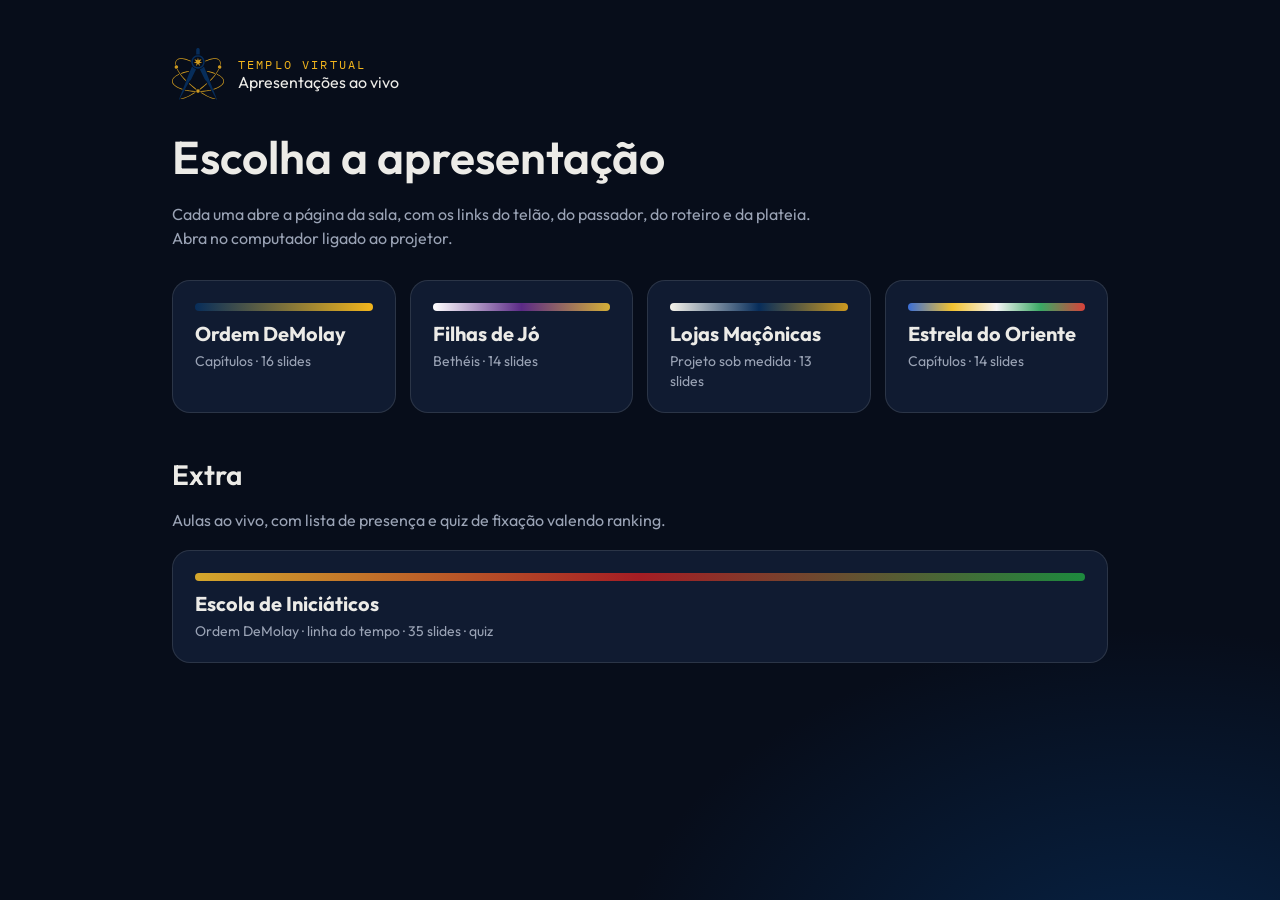
<file: index.html>
<!DOCTYPE html>
<html lang="pt-BR">
<head>
<meta charset="UTF-8">
<meta name="viewport" content="width=device-width, initial-scale=1">
<title>Templo Virtual · Apresentações ao vivo</title>
<link rel="icon" href="src/img/logo.svg">
<link href="https://fonts.googleapis.com/css2?family=Outfit:wght@300;400;600&family=IBM+Plex+Mono:wght@400&display=swap" rel="stylesheet">
<style>
  :root{--bg:#070d1a;--card:#101b31;--line:rgba(236,235,231,.12);--tx:#ecebe7;--mut:#9aa3b5;--gold:#f2b51c}
  *{box-sizing:border-box}
  body{margin:0;background:radial-gradient(900px 600px at 90% 110%,rgba(7,45,90,.7),transparent 60%),var(--bg);color:var(--tx);font-family:Outfit,system-ui,sans-serif;min-height:100vh}
  main{max-width:980px;margin:0 auto;padding:48px 22px}
  header{display:flex;align-items:center;gap:14px}
  header img{width:52px;height:52px}
  .k{font-family:'IBM Plex Mono',monospace;font-size:12px;letter-spacing:.18em;color:var(--gold)}
  h1{font-size:clamp(30px,5vw,46px);margin:28px 0 8px;font-weight:600}
  p{color:var(--mut);line-height:1.5;max-width:640px}
  .grid{display:grid;grid-template-columns:repeat(auto-fit,minmax(210px,1fr));gap:14px;margin-top:30px}
  a.c{display:block;text-decoration:none;color:var(--tx);background:var(--card);border:1px solid var(--line);border-radius:18px;padding:22px;transition:transform .15s,border-color .15s}
  a.c:hover{transform:translateY(-3px);border-color:var(--gold)}
  a.c b{display:block;font-size:20px;margin:10px 0 4px}
  a.c span{color:var(--mut);font-size:14px}
  .sw{height:8px;border-radius:9px}
</style>
</head>
<body>
<main>
  <header><img src="src/img/logo.svg" alt=""><div><div class="k">TEMPLO VIRTUAL</div><div>Apresentações ao vivo</div></div></header>
  <h1>Escolha a apresentação</h1>
  <p>Cada uma abre a página da sala, com os links do telão, do passador, do roteiro e da plateia. Abra no computador ligado ao projetor.</p>
  <div class="grid">
    <a class="c" href="demolay.html"><div class="sw" style="background:linear-gradient(90deg,#072d5a,#f2b51c)"></div><b>Ordem DeMolay</b><span>Capítulos · 16 slides</span></a>
    <a class="c" href="filhas-de-jo.html"><div class="sw" style="background:linear-gradient(90deg,#ffffff,#5b2a86,#d4af37)"></div><b>Filhas de Jó</b><span>Bethéis · 14 slides</span></a>
    <a class="c" href="lojas.html"><div class="sw" style="background:linear-gradient(90deg,#f5f2ea,#072d5a,#cd991f)"></div><b>Lojas Maçônicas</b><span>Projeto sob medida · 13 slides</span></a>
    <a class="c" href="estrela-do-oriente.html"><div class="sw" style="background:linear-gradient(90deg,#3b6fd8,#f2c230,#f4f4f4,#3aa864,#d8413a)"></div><b>Estrela do Oriente</b><span>Capítulos · 14 slides</span></a>
  </div>
  <h1 style="font-size:28px;margin-top:44px">Extra</h1>
  <p>Aulas ao vivo, com lista de presença e quiz de fixação valendo ranking.</p>
  <div class="grid" style="margin-top:18px">
    <a class="c" href="escola-de-iniciaticos.html"><div class="sw" style="background:linear-gradient(90deg,#d4a72c,#a51d24,#1d8a3e)"></div><b>Escola de Iniciáticos</b><span>Ordem DeMolay · linha do tempo · 35 slides · quiz</span></a>
  </div>
</main>
</body>
</html>
</file>
